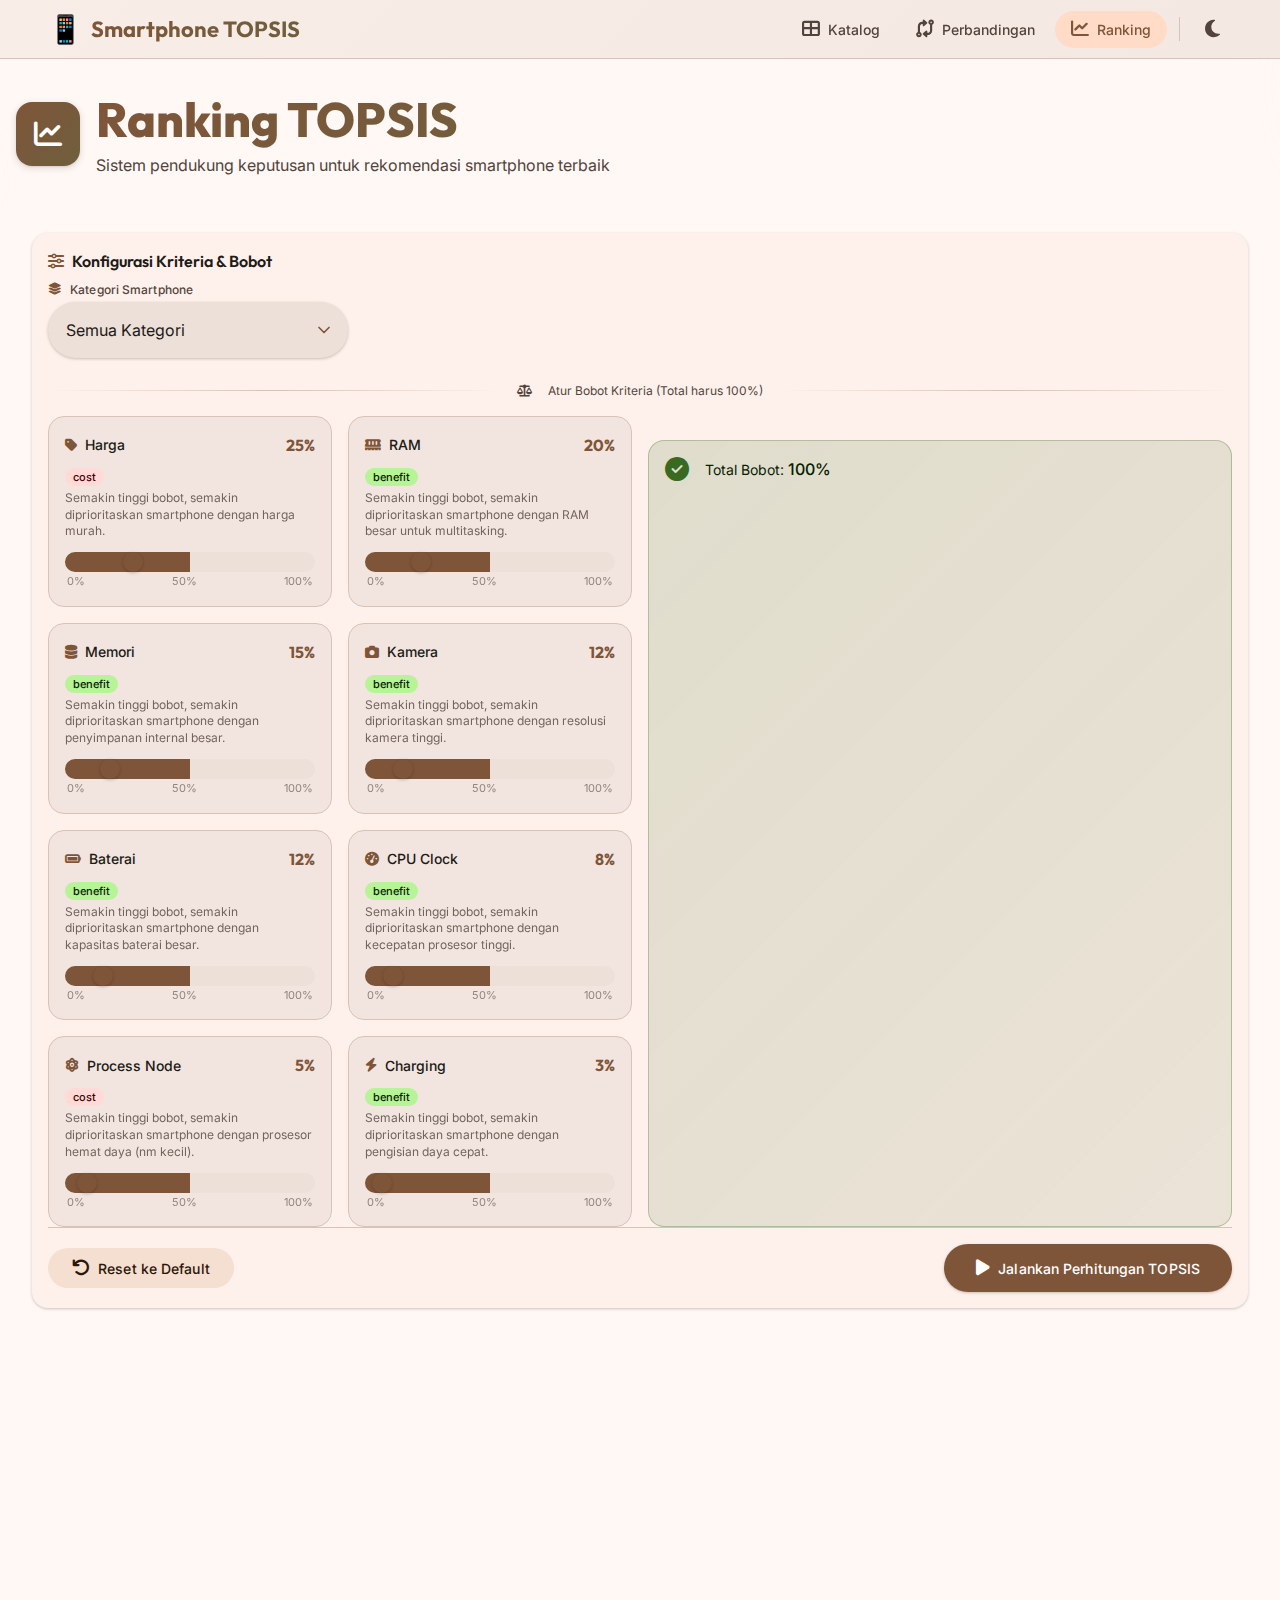
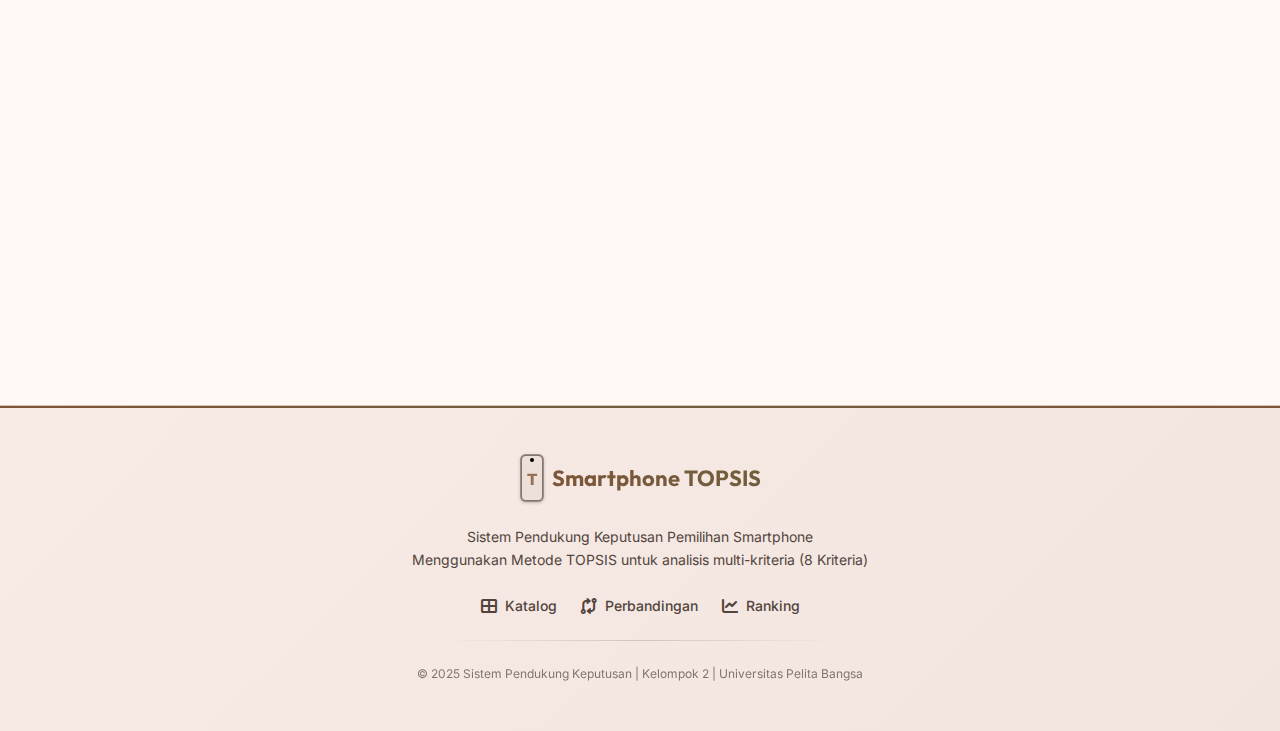
<file: ranking.html>
<!DOCTYPE html>
<html lang="id">

<head>
    <meta charset="UTF-8">
    <meta name="viewport" content="width=device-width, initial-scale=1.0">
    <title>Ranking TOPSIS - Sistem Pendukung Keputusan</title>
    <meta name="description"
        content="Sistem pendukung keputusan untuk rekomendasi smartphone terbaik menggunakan metode TOPSIS">

    <!-- Font Awesome Icons -->
    <link rel="stylesheet" href="https://cdnjs.cloudflare.com/ajax/libs/font-awesome/6.5.1/css/all.min.css">

    <!-- Material Design 3 Custom CSS -->
    <link rel="stylesheet" href="./css/main.css">
</head>

<body>
    <!-- Navbar -->
    <div id="navbar"></div>

    <!-- Page Header -->
    <section class="page-header">
        <div class="page-header-background">
            <div class="page-header-blob page-header-blob-1"></div>
            <div class="page-header-blob page-header-blob-2"></div>
        </div>

        <div class="page-header-content">
            <div class="page-header-flex">
                <div class="page-header-icon">
                    <i class="fas fa-chart-line"></i>
                </div>
                <div>
                    <h1 class="page-header-title">Ranking TOPSIS</h1>
                    <p class="page-header-subtitle">Sistem pendukung keputusan untuk rekomendasi smartphone terbaik</p>
                </div>
            </div>
        </div>
    </section>

    <!-- Main Content -->
    <main class="container py-lg">
        <!-- Configuration Section -->
        <section class="card card-elevated mb-lg" data-animate="slide-up">
            <div class="card-body">
                <h2 class="card-title mb-md">
                    <i class="fas fa-sliders-h"></i>
                    Konfigurasi Kriteria & Bobot
                </h2>

                <!-- Category Filter -->
                <div class="form-control mb-lg">
                    <label class="label">
                        <span class="label-text title-small">
                            <i class="fas fa-layer-group"></i> Kategori Smartphone
                        </span>
                    </label>
                    <select id="categoryFilter" class="select" style="max-width: 300px;" onchange="updatePhoneList()">
                        <option value="all">Semua Kategori</option>
                        <option value="Low-End">Low-End (1jt - 2.5jt)</option>
                        <option value="Mid-Range">Mid-Range (3jt - 7jt)</option>
                        <option value="Flagship">Flagship (8jt+)</option>
                    </select>
                </div>

                <!-- Weight Inputs -->
                <div class="divider">
                    <i class="fas fa-balance-scale"></i> Atur Bobot Kriteria (Total harus 100%)
                </div>
                <div id="weightInputs" class="weight-grid mt-md"></div>

                <div class="card-actions justify-between mt-lg">
                    <button class="btn btn-tonal" onclick="resetWeights()">
                        <i class="fas fa-undo"></i> Reset ke Default
                    </button>
                    <button class="btn btn-filled btn-lg" onclick="runTOPSIS()">
                        <i class="fas fa-play"></i> Jalankan Perhitungan TOPSIS
                    </button>
                </div>
            </div>
        </section>

        <!-- Tabs for Results -->
        <div class="tabs mb-lg" data-animate="slide-up">
            <button class="tab active" id="tab-info" onclick="showTab('info')">
                <i class="fas fa-info-circle"></i> Info Kriteria
            </button>
            <button class="tab" id="tab-ranking" onclick="showTab('ranking')">
                <i class="fas fa-trophy"></i> Hasil Ranking
            </button>
            <button class="tab" id="tab-steps" onclick="showTab('steps')">
                <i class="fas fa-list-ol"></i> Langkah Perhitungan
            </button>
        </div>

        <!-- Tab Content: Info -->
        <section id="content-info" class="tab-panel active" data-animate="fade">
            <div class="card card-elevated">
                <div class="card-body">
                    <div class="alert alert-info mb-lg">
                        <i class="fas fa-lightbulb"></i>
                        <span>Klik tombol <strong>"Jalankan Perhitungan TOPSIS"</strong> untuk melihat hasil ranking dan
                            langkah-langkah perhitungan</span>
                    </div>

                    <h3 class="title-large mb-lg flex items-center gap-sm">
                        <i class="fas fa-book text-primary"></i>
                        Penjelasan Kriteria & Metode TOPSIS
                    </h3>

                    <div class="grid grid-cols-1 md:grid-cols-2 gap-lg">
                        <!-- Criteria Info -->
                        <div class="card card-outlined">
                            <div class="card-body">
                                <h4 class="card-title">
                                    <i class="fas fa-list-check"></i>
                                    Kriteria yang Digunakan
                                </h4>
                                <div class="mt-md" style="display: flex; flex-direction: column; gap: 12px;">
                                    <div class="flex items-start gap-sm p-sm"
                                        style="background: var(--md-surface-container); border-radius: var(--md-shape-corner-medium);">
                                        <i class="fas fa-tag text-error" style="margin-top: 4px;"></i>
                                        <div>
                                            <strong>C1 - Harga (Jt Rp)</strong><br>
                                            <span class="text-muted body-small">Tipe: Cost (semakin rendah semakin
                                                baik)</span>
                                        </div>
                                    </div>
                                    <div class="flex items-start gap-sm p-sm"
                                        style="background: var(--md-surface-container); border-radius: var(--md-shape-corner-medium);">
                                        <i class="fas fa-memory text-success" style="margin-top: 4px;"></i>
                                        <div>
                                            <strong>C2 - RAM (GB)</strong><br>
                                            <span class="text-muted body-small">Tipe: Benefit (semakin tinggi semakin
                                                baik)</span>
                                        </div>
                                    </div>
                                    <div class="flex items-start gap-sm p-sm"
                                        style="background: var(--md-surface-container); border-radius: var(--md-shape-corner-medium);">
                                        <i class="fas fa-database text-success" style="margin-top: 4px;"></i>
                                        <div>
                                            <strong>C3 - Memori (GB)</strong><br>
                                            <span class="text-muted body-small">Tipe: Benefit (semakin tinggi semakin
                                                baik)</span>
                                        </div>
                                    </div>
                                    <div class="flex items-start gap-sm p-sm"
                                        style="background: var(--md-surface-container); border-radius: var(--md-shape-corner-medium);">
                                        <i class="fas fa-camera text-success" style="margin-top: 4px;"></i>
                                        <div>
                                            <strong>C4 - Kamera (MP)</strong><br>
                                            <span class="text-muted body-small">Tipe: Benefit (semakin tinggi semakin
                                                baik)</span>
                                        </div>
                                    </div>
                                    <div class="flex items-start gap-sm p-sm"
                                        style="background: var(--md-surface-container); border-radius: var(--md-shape-corner-medium);">
                                        <i class="fas fa-battery-full text-success" style="margin-top: 4px;"></i>
                                        <div>
                                            <strong>C5 - Baterai (mAh)</strong><br>
                                            <span class="text-muted body-small">Tipe: Benefit (semakin tinggi semakin
                                                baik)</span>
                                        </div>
                                    </div>
                                </div>
                            </div>
                        </div>

                        <!-- TOPSIS Method -->
                        <div class="card card-outlined">
                            <div class="card-body">
                                <h4 class="card-title">
                                    <i class="fas fa-cogs"></i>
                                    Metode TOPSIS
                                </h4>
                                <div class="mt-md" style="display: flex; flex-direction: column; gap: 12px;">
                                    <div class="flex items-center gap-sm p-sm"
                                        style="background: var(--md-surface-container); border-radius: var(--md-shape-corner-medium);">
                                        <span class="badge badge-primary"
                                            style="min-width: 28px; height: 28px; display: flex; align-items: center; justify-content: center;">1</span>
                                        <span>Normalisasi matriks keputusan</span>
                                    </div>
                                    <div class="flex items-center gap-sm p-sm"
                                        style="background: var(--md-surface-container); border-radius: var(--md-shape-corner-medium);">
                                        <span class="badge badge-primary"
                                            style="min-width: 28px; height: 28px; display: flex; align-items: center; justify-content: center;">2</span>
                                        <span>Hitung matriks ternormalisasi terbobot</span>
                                    </div>
                                    <div class="flex items-center gap-sm p-sm"
                                        style="background: var(--md-surface-container); border-radius: var(--md-shape-corner-medium);">
                                        <span class="badge badge-primary"
                                            style="min-width: 28px; height: 28px; display: flex; align-items: center; justify-content: center;">3</span>
                                        <span>Tentukan solusi ideal positif & negatif</span>
                                    </div>
                                    <div class="flex items-center gap-sm p-sm"
                                        style="background: var(--md-surface-container); border-radius: var(--md-shape-corner-medium);">
                                        <span class="badge badge-primary"
                                            style="min-width: 28px; height: 28px; display: flex; align-items: center; justify-content: center;">4</span>
                                        <span>Hitung jarak ke solusi ideal</span>
                                    </div>
                                    <div class="flex items-center gap-sm p-sm"
                                        style="background: var(--md-surface-container); border-radius: var(--md-shape-corner-medium);">
                                        <span class="badge badge-primary"
                                            style="min-width: 28px; height: 28px; display: flex; align-items: center; justify-content: center;">5</span>
                                        <span>Hitung skor preferensi & ranking</span>
                                    </div>
                                </div>
                            </div>
                        </div>
                    </div>
                </div>
            </div>
        </section>

        <!-- Tab Content: Ranking -->
        <section id="content-ranking" class="tab-panel hidden">
            <div class="card card-elevated">
                <div class="card-body">
                    <div id="rankingResults">
                        <div class="empty-state">
                            <div class="empty-state-icon">
                                <i class="fas fa-trophy"></i>
                            </div>
                            <p class="empty-state-title">Jalankan perhitungan TOPSIS untuk melihat hasil ranking</p>
                        </div>
                    </div>
                </div>
            </div>
        </section>

        <!-- Tab Content: Steps -->
        <section id="content-steps" class="tab-panel hidden">
            <div id="calculationSteps">
                <div class="card card-elevated">
                    <div class="card-body">
                        <div class="empty-state">
                            <div class="empty-state-icon">
                                <i class="fas fa-list-ol"></i>
                            </div>
                            <p class="empty-state-title">Jalankan perhitungan TOPSIS untuk melihat langkah-langkah</p>
                        </div>
                    </div>
                </div>
            </div>
        </section>
    </main>

    <!-- Footer -->
    <div id="footer"></div>

    <!-- Scripts -->
    <script src="./js/data.js"></script>
    <script src="./js/utils.js"></script>
    <script src="./js/topsis.js"></script>
    <script src="./js/core/theme.js"></script>
    <script src="./js/core/animations.js"></script>
    <script src="./js/components/navbar.js"></script>
    <script src="./js/components/footer.js"></script>
    <script src="./js/components/modal.js"></script>
    <script src="./js/ranking.js"></script>
    <script>
        // Tab switching function
        function showTab(tabName) {
            // Hide all panels
            document.querySelectorAll('.tab-panel').forEach(panel => {
                panel.classList.add('hidden');
                panel.classList.remove('active');
            });

            // Remove active from all tabs
            document.querySelectorAll('.tabs .tab').forEach(tab => {
                tab.classList.remove('active');
            });

            // Show selected panel and activate tab
            document.getElementById('content-' + tabName).classList.remove('hidden');
            document.getElementById('content-' + tabName).classList.add('active');
            document.getElementById('tab-' + tabName).classList.add('active');
        }

        // Initialize default tab
        document.addEventListener('DOMContentLoaded', function () {
            showTab('info');
        });
    </script>
</body>

</html>
</file>
<file: css/main.css>
/* ============================================
   MAIN CSS - MATERIAL DESIGN 3 THEME
   Smartphone TOPSIS - Decision Support System
   ============================================ */

/* Base Styles */
@import url('./base/variables.css');
@import url('./base/reset.css');
@import url('./base/typography.css');

/* Layout */
@import url('./layouts/grid.css');

/* Components */
@import url('./components/navbar.css');
@import url('./components/buttons.css');
@import url('./components/cards.css');
@import url('./components/logo.css');
@import url('./components/device-mockup.css');
@import url('./components/forms.css');
@import url('./components/badges.css');
@import url('./components/tables.css');
@import url('./components/modals.css');
@import url('./components/footer.css');
@import url('./components/hero.css');
@import url('./components/misc.css');

/* Utilities */
@import url('./utilities/animations.css');

/* ============================================
   ADDITIONAL PAGE-SPECIFIC STYLES
   ============================================ */

/* Filter Section */
.filter-section {
    margin-bottom: var(--md-spacing-lg);
}

.filter-card {
    padding: var(--md-spacing-lg);
    background: var(--md-surface-container);
    border-radius: var(--md-shape-corner-large);
    border: 1px solid var(--md-outline-variant);
}

.filter-grid {
    display: grid;
    grid-template-columns: repeat(1, 1fr);
    gap: var(--md-spacing-md);
}

@media (min-width: 768px) {
    .filter-grid {
        grid-template-columns: repeat(3, 1fr);
    }
}

/* Stats Section */
.stats-grid {
    display: grid;
    grid-template-columns: repeat(2, 1fr);
    gap: var(--md-spacing-md);
    margin-bottom: var(--md-spacing-xl);
}

@media (min-width: 768px) {
    .stats-grid {
        grid-template-columns: repeat(4, 1fr);
    }
}

/* Phone Grid */
.phone-grid {
    display: grid;
    grid-template-columns: repeat(1, 1fr);
    gap: var(--md-spacing-lg);
}

@media (min-width: 640px) {
    .phone-grid {
        grid-template-columns: repeat(2, 1fr);
    }
}

@media (min-width: 1024px) {
    .phone-grid {
        grid-template-columns: repeat(3, 1fr);
    }
}

@media (min-width: 1280px) {
    .phone-grid {
        grid-template-columns: repeat(4, 1fr);
    }
}

/* No Results State */
.no-results {
    text-align: center;
    padding: var(--md-spacing-3xl) var(--md-spacing-md);
}

.no-results-icon {
    font-size: 72px;
    color: var(--md-on-surface-variant);
    opacity: 0.3;
    margin-bottom: var(--md-spacing-md);
}

.no-results-title {
    font-size: var(--md-title-large);
    color: var(--md-on-surface-variant);
    margin-bottom: var(--md-spacing-sm);
}

.no-results-text {
    font-size: var(--md-body-medium);
    color: var(--md-on-surface-variant);
    opacity: 0.6;
}

/* Weight Configuration Section */
.weight-grid {
    display: grid;
    grid-template-columns: repeat(1, 1fr);
    gap: var(--md-spacing-md);
}

@media (min-width: 768px) {
    .weight-grid {
        grid-template-columns: repeat(2, 1fr);
    }
}

.weight-item {
    padding: var(--md-spacing-md);
    background: var(--md-surface-container-high);
    border-radius: var(--md-shape-corner-large);
    border: 1px solid var(--md-outline-variant);
}

.weight-header {
    display: flex;
    align-items: center;
    justify-content: space-between;
    margin-bottom: var(--md-spacing-sm);
}

.weight-label {
    display: flex;
    align-items: center;
    gap: var(--md-spacing-sm);
    font-weight: 500;
    color: var(--md-on-surface);
}

.weight-label i {
    color: var(--md-primary);
}

.weight-value {
    font-family: var(--md-font-family-brand);
    font-size: var(--md-title-medium);
    font-weight: 700;
    color: var(--md-primary);
}

.weight-type {
    font-size: var(--md-label-small);
    font-weight: 500;
    padding: 2px 8px;
    border-radius: var(--md-shape-corner-full);
}

.weight-type.benefit {
    background: var(--md-success-container);
    color: var(--md-on-success-container);
}

.weight-type.cost {
    background: var(--md-error-container);
    color: var(--md-on-error-container);
}

.weight-description {
    font-size: var(--md-body-small);
    color: var(--md-on-surface-variant);
    margin: var(--md-spacing-xs) 0 var(--md-spacing-sm) 0;
    line-height: 1.4;
    opacity: 0.8;
}

/* Comparison Page */
.selector-grid {
    display: grid;
    grid-template-columns: repeat(1, 1fr);
    gap: var(--md-spacing-md);
}

@media (min-width: 640px) {
    .selector-grid {
        grid-template-columns: repeat(2, 1fr);
    }
}

@media (min-width: 768px) {
    .selector-grid {
        grid-template-columns: repeat(5, 1fr);
    }
}

.selected-phones {
    display: flex;
    flex-wrap: wrap;
    gap: var(--md-spacing-sm);
    margin-top: var(--md-spacing-md);
}

/* Ranking Results */
.ranking-section {
    margin-bottom: var(--md-spacing-lg);
}

/* TOPSIS Steps */
.topsis-step {
    margin-bottom: var(--md-spacing-md);
}

.topsis-step-header {
    display: flex;
    align-items: center;
    gap: var(--md-spacing-sm);
    margin-bottom: var(--md-spacing-sm);
}

.topsis-step-number {
    display: flex;
    align-items: center;
    justify-content: center;
    width: 32px;
    height: 32px;
    background: var(--md-primary);
    color: var(--md-on-primary);
    border-radius: var(--md-shape-corner-full);
    font-weight: 700;
    font-size: var(--md-label-large);
}

.topsis-step-title {
    font-weight: 600;
    font-size: var(--md-title-medium);
    color: var(--md-on-surface);
}

.topsis-step-description {
    font-size: var(--md-body-small);
    color: var(--md-on-surface-variant);
    margin-bottom: var(--md-spacing-md);
}

/* Ideal Solutions Display */
.ideal-solutions {
    display: grid;
    grid-template-columns: repeat(1, 1fr);
    gap: var(--md-spacing-md);
}

@media (min-width: 768px) {
    .ideal-solutions {
        grid-template-columns: repeat(2, 1fr);
    }
}

.ideal-solution {
    padding: var(--md-spacing-md);
    border-radius: var(--md-shape-corner-large);
}

.ideal-positive {
    background: linear-gradient(135deg, color-mix(in srgb, var(--md-success), transparent 90%), color-mix(in srgb, var(--md-success), transparent 95%));
    border: 1px solid color-mix(in srgb, var(--md-success), transparent 70%);
}

.ideal-negative {
    background: linear-gradient(135deg, color-mix(in srgb, var(--md-error), transparent 90%), color-mix(in srgb, var(--md-error), transparent 95%));
    border: 1px solid color-mix(in srgb, var(--md-error), transparent 70%);
}

.ideal-title {
    display: flex;
    align-items: center;
    gap: var(--md-spacing-sm);
    font-weight: 700;
    margin-bottom: var(--md-spacing-md);
}

.ideal-positive .ideal-title {
    color: var(--md-success);
}

.ideal-negative .ideal-title {
    color: var(--md-error);
}

.ideal-item {
    display: flex;
    justify-content: space-between;
    padding: var(--md-spacing-sm);
    background: color-mix(in srgb, var(--md-surface), transparent 50%);
    border-radius: var(--md-shape-corner-small);
    margin-bottom: var(--md-spacing-xs);
    font-size: var(--md-body-small);
}

.ideal-item-value {
    font-family: monospace;
    font-weight: 700;
}

/* Empty State */
.empty-state {
    text-align: center;
    padding: var(--md-spacing-3xl) var(--md-spacing-md);
}

.empty-state-icon {
    position: relative;
    display: inline-block;
}

.empty-state-icon::before {
    content: '';
    position: absolute;
    inset: -20px;
    background: var(--md-primary-container);
    border-radius: 50%;
    filter: blur(30px);
    opacity: 0.5;
    animation: pulse 3s ease-in-out infinite;
}

.empty-state-icon i {
    position: relative;
    font-size: 80px;
    color: var(--md-primary);
    opacity: 0.5;
}

.empty-state-title {
    font-size: var(--md-title-large);
    font-weight: 600;
    color: var(--md-on-surface-variant);
    margin-top: var(--md-spacing-lg);
}

.empty-state-text {
    font-size: var(--md-body-medium);
    color: var(--md-on-surface-variant);
    opacity: 0.6;
    margin-top: var(--md-spacing-sm);
}

/* Print Styles */
@media print {

    .navbar,
    .footer,
    .btn {
        display: none !important;
    }

    .card {
        break-inside: avoid;
    }
}
</file>
